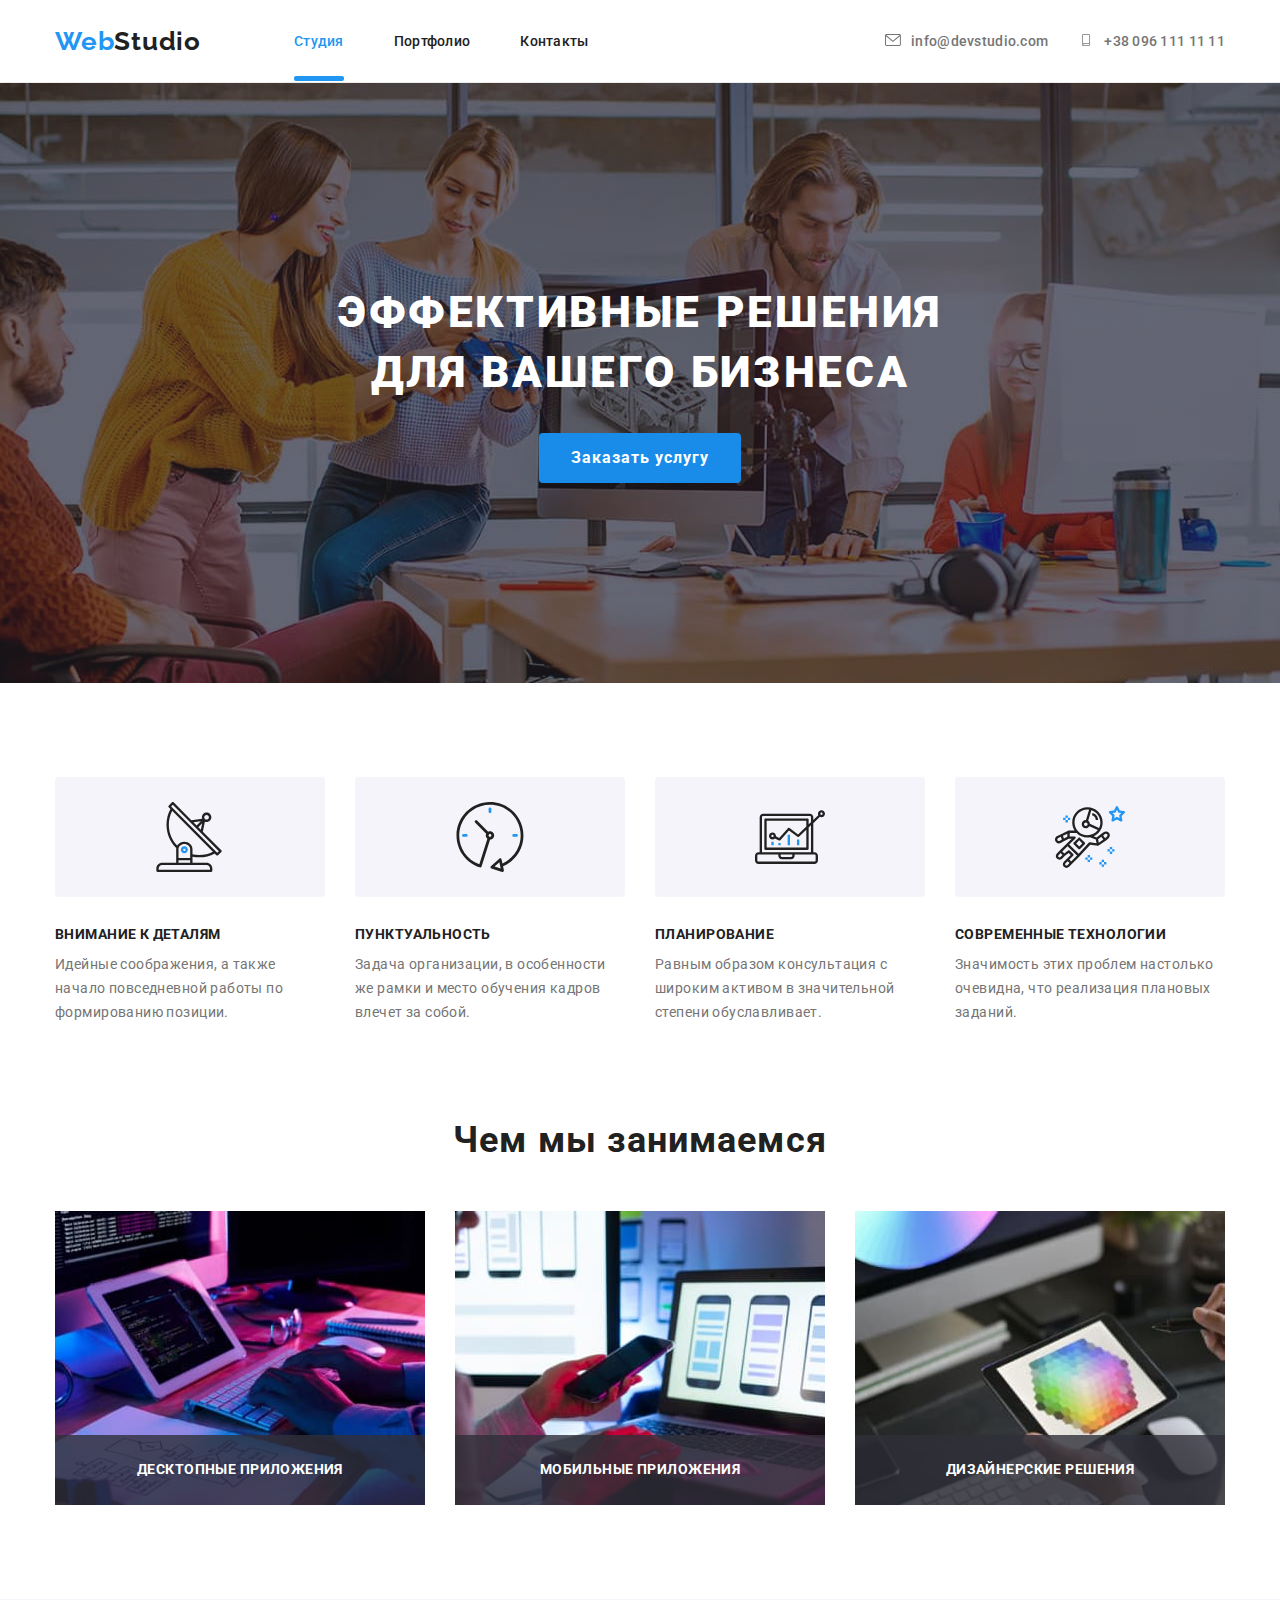
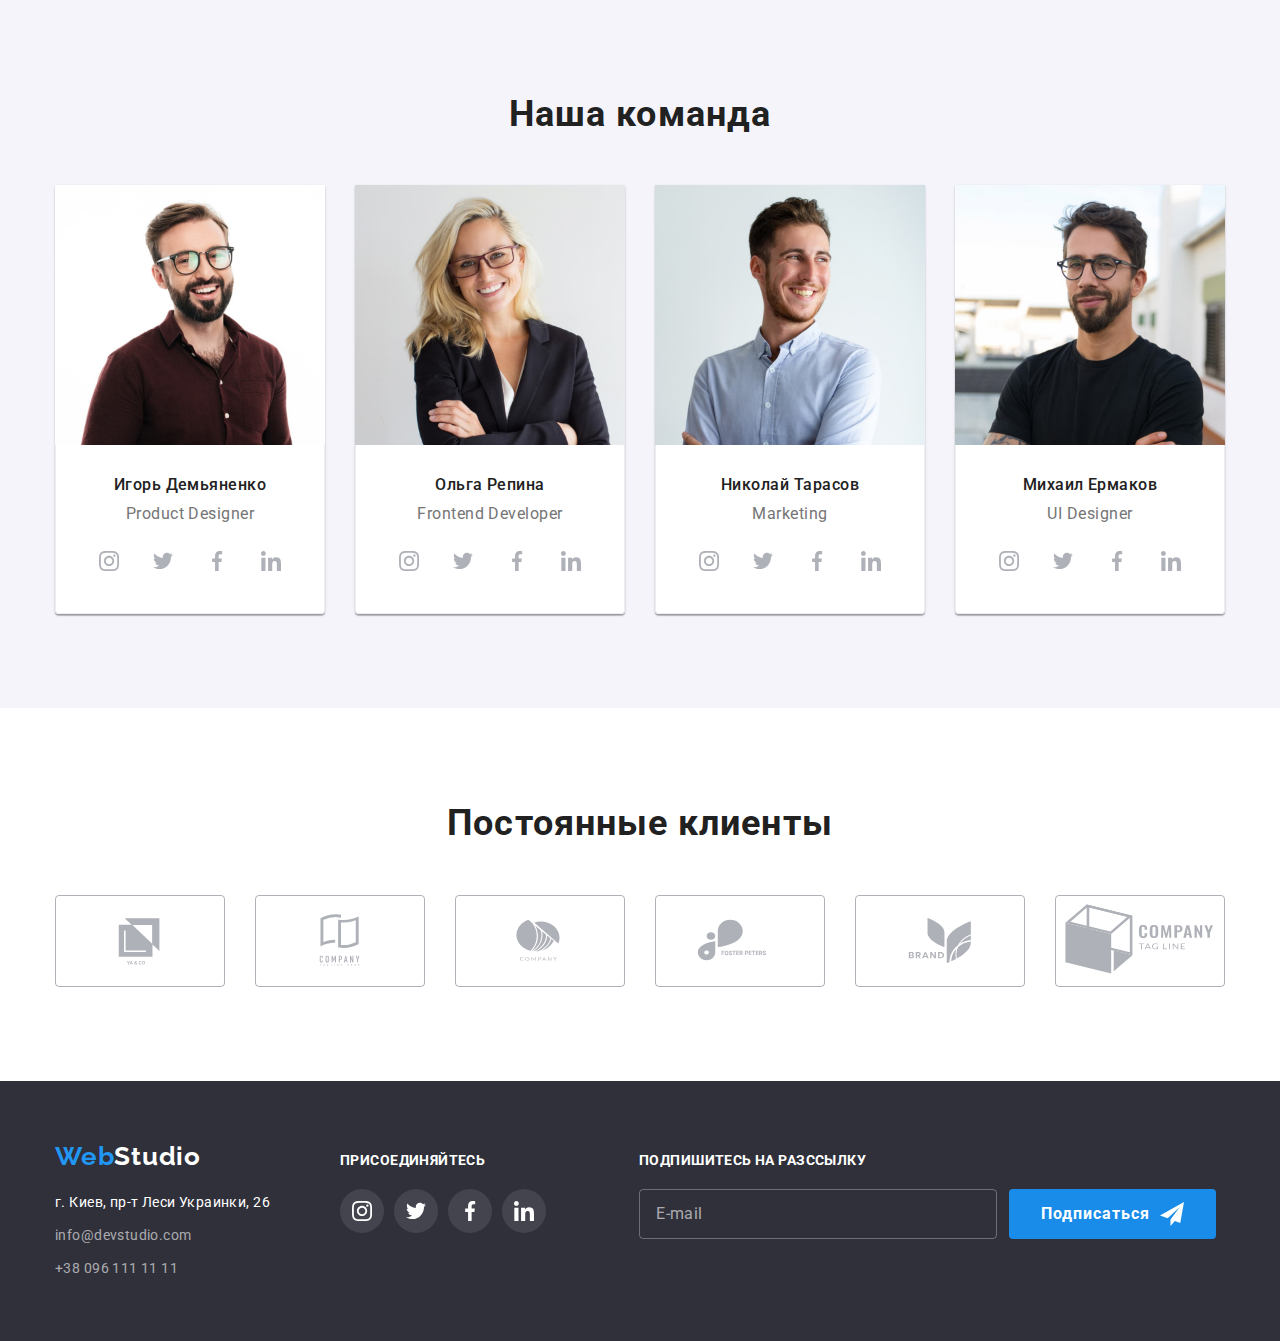
<file: index.html>
<!DOCTYPE html>
<html lang="en">
<head>
    <meta charset="UTF-8">
    <meta http-equiv="X-UA-Compatible" content="IE=edge">
    <meta name="viewport" content="width=device-width, initial-scale=1.0">
    <title>homework-07</title>
    <link href="https://fonts.googleapis.com/css2?family=Raleway:wght@700&family=Roboto:wght@400;500;700;900&display=swap" rel="stylesheet">
    <link rel="stylesheet" href="https://cdnjs.cloudflare.com/ajax/libs/modern-normalize/1.1.0/modern-normalize.min.css">
    <link rel="stylesheet" href="./css/main.min.css">

</head>
<body>
    <!-- шапка -->
    <header class="heder-line">
            <div class="container main-nav"> 
                <a href="./index.html" class="logo">Web<span class="logo-black logo-black--color-dark">Studio</span></a> 
                <nav>             
                    <ul class="menu-nav list">
                        <li class="menu-nav__menu-select"><a href="./index.html" class="menu-nav__menu-link current">Студия</a></li>
                        <li class="menu-nav__menu-select"><a href="./portfolio.html" class="menu-nav__menu-link">Портфолио</a></li>
                        <li class="menu-nav__menu-select"><a href="" class="menu-nav__menu-link">Контакты</a></li>
                    </ul>
                </nav>
                <ul class="section-contact list">
                    <li class="section-contact__contact-list">
                        <a class="section-contact__cont-link" href="mailto:info@devstudio.com">
                            <svg class="section-contact__cont-icon"><use href="./images/icon.svg#icon-envelope"></use></svg>info@devstudio.com</a>
                    </li>
                    <li class="section-contact__contact-list">
                        <a class="section-contact__cont-link" href="tel:+380961111111">
                            <svg class="section-contact__cont-icon tel"><use href="./images/icon.svg#icon-smartphone"></use></svg>+38 096 111 11 11</a>
                    </li>
                </ul>
            </div>
    </header>
    <!-- главный контент -->
    <main>
        
        <!-- герой -->
            <section class="hero overlay">
                <div class="container ">
                <h1 class="hero__title">эффективные решения для вашего бизнеса</h1>
                <button type="button" class="button hero__button " data-modal-open>Заказать услугу</button>
                </div>
            </section>
        <!-- особенности -->
        <section class="features">
            <div class="container ">
                <h2 class="visually-hidden">особенности</h2>
                <div class="features-svg">
                    <div class="features-svg__item">
                        <svg class="features-svg__icon"><use href="./images/icon.svg#icon-antenna"></use></svg>
                    </div>
                    <div class="features-svg__item">
                        <svg class="features-svg__icon"><use href="./images/icon.svg#icon-clock"></use></svg>
                    </div>
                    <div class="features-svg__item">
                        <svg class="features-svg__icon"><use href="./images/icon.svg#icon-diagram"></use></svg>
                    </div>
                    <div class="features-svg__item">
                        <svg class="features-svg__icon"><use href="./images/icon.svg#icon-astronaut"></use></svg>
                    </div>
                </div>
                <div>
                    <ul class="features-list list">                
                        <li class="features-list__list-item">
                            <h3 class="features-list__title">внимание к деталям</h3>
                            <p class="features-list__text">Идейные соображения, а также начало повседневной работы по формированию позиции.</p>
                        </li>
                        <li class="features-list__list-item">
                            <h3 class="features-list__title">пунктуальность</h3>
                            <p class="features-list__text">Задача организации, в особенности же рамки и место обучения кадров влечет за собой.</p>
                        </li>
                        <li class="features-list__list-item">
                            <h3 class="features-list__title">планирование</h3>
                            <p class="features-list__text">Равным образом консультация с широким активом в значительной степени обуславливает.</p>
                        </li>
                        <li class="features-list__list-item">
                            <h3 class="features-list__title">современные технологии</h3>
                            <p class="features-list__text">Значимость этих проблем настолько очевидна, что реализация плановых заданий.</p>
                        </li>
                    </ul> 
                </div>
            </div>    
        </section>
        <!-- виды деятельности -->
        <section class="work">
            <div class="container">
                <h2 class="work__title">Чем мы занимаемся</h2>
            <ul class="work-list list">
                <li class="work-list__example">
                    <a href=""><img src="./images/gadget/noteboock.jpg" alt="набор текста на клавиатуре" width="370"></a>
                    <div class="work-list__text">
                        <h3 class="work-list__comment">Десктопные приложения</h3>
                    </div>
                </li>
                <li class="work-list__example"><a href="">
                    <img src="././images/gadget/phone.jpg" alt="подключение телефона к ноутбуку" width="370"></a>
                    <div class="work-list__text">
                        <h3 class="work-list__comment">Мобильные приложения</h3>
                    </div>
                </li>
                <li class="work-list__example">
                    <a href=""><img src="./images/gadget/tablet.jpg" alt="работа с планшетом" width="370"></a>
                    <div class="work-list__text">
                        <h3 class="work-list__comment">Дизайнерские решения</h3>
                    </div>
                </li>
            </ul>
            </div>
        </section>
        <!-- наша команда -->
        <section class="team">
            <div class="container">
                <h2 class="team__title">Наша команда</h2>
            <ul class="team-list list">
                <li class="team-list__item-card">
                    <img src="./images/team/igor.jpg" alt="фото игорь" width="270" height="260" >
                    <div class="team-list__member">
                        <h3 class="team-list__card">Игорь Демьяненко</h3>
                        <p class="team-list__position" lang="en">Product Designer</p>
                        <ul class="social-team list">
                            <li class="social-team__link"><a class="social-team__social-item social" href="">
                                <svg class="social-team__icon">
                                    <use href="./images/icon.svg#icon-instagram"></use>
                                </svg>
                            </a></li>
                            <li class="social-team__link"><a class="social-team__social-item social" href="">
                                <svg class="social-team__icon">
                                    <use href="./images/icon.svg#icon-twitter"></use>
                                </svg>
                            </a></li>
                            <li class="social-team__link"><a class="social-team__social-item social" href="">
                                <svg class="social-team__icon">
                                    <use href="./images/icon.svg#icon-facebook"></use>
                                </svg>
                            </a></li>
                            <li class="social-team__link"><a class="social-team__social-item social" href="">
                                <svg class="social-team__icon">
                                    <use href="./images/icon.svg#icon-linkedin"></use>
                                </svg>
                            </a></li>
                        </ul>
                    </div>                   
                </li>
                <li class="team-list__item-card">
                    <img class="img-site" src="./images/team/olga.jpg" alt="фото ольга" width="270" height="260" >
                    <div class="team-list__member">
                        <h3 class="team-list__card">Ольга Репина</h3>
                        <p class="team-list__position" lang="en">Frontend Developer</p>
                        <ul class="social-team list">
                            <li class="social-team__link"><a class="social-team__social-item social" href="">
                                <svg class="social-team__icon">
                                    <use href="./images/icon.svg#icon-instagram"></use>
                                </svg>
                            </a></li>
                            <li class="social-team__link"><a class="social-team__social-item social" href="">
                                <svg class="social-team__icon">
                                    <use href="./images/icon.svg#icon-twitter"></use>
                                </svg>
                            </a></li>
                            <li class="social-team__link"><a class="social-team__social-item social" href="">
                                <svg class="social-team__icon">
                                    <use href="./images/icon.svg#icon-facebook"></use>
                                </svg>
                            </a></li>
                            <li class="social-team__link"><a class="social-team__social-item social" href="">
                                <svg class="social-team__icon">
                                    <use href="./images/icon.svg#icon-linkedin"></use>
                                </svg>
                            </a></li>
                        </ul>
                    </div>                   
                </li>
                <li class="team-list__item-card">
                    <img class="img-site" src="./images/team/nikolaj.jpg" alt="фото николай" width="270" height="260">
                    <div class="team-list__member">
                        <h3 class="team-list__card">Николай Тарасов</h3>
                        <p class="team-list__position" lang="en">Marketing</p>
                        <ul class="social-team list">
                            <li class="social-team__link"><a class="social-team__social-item social" href="">
                                <svg class="social-team__icon">
                                    <use href="./images/icon.svg#icon-instagram"></use>
                                </svg>
                            </a></li>
                            <li class="social-team__link"><a class="social-team__social-item social" href="">
                                <svg class="social-team__icon">
                                    <use href="./images/icon.svg#icon-twitter"></use>
                                </svg>
                            </a></li>
                            <li class="social-team__link"><a class="social-team__social-item social" href="">
                                <svg class="social-team__icon">
                                    <use href="./images/icon.svg#icon-facebook"></use>
                                </svg>
                            </a></li>
                            <li class="social-team__link"><a class="social-team__social-item social" href="">
                                <svg class="social-team__icon">
                                    <use href="./images/icon.svg#icon-linkedin"></use>
                                </svg>
                            </a></li>
                        </ul>
                    </div>
                </li>
                <li class="team-list__item-card">
                    <img class="img-site" src="./images/team/michail.jpg" alt="фото михаил" width="270" height="260">
                    <div class="team-list__member">
                        <h3 class="team-list__card">Михаил Ермаков</h3>
                        <p class="team-list__position" lang="en">UI Designer</p>
                        <ul class="social-team list">
                            <li class="social-team__link"><a class="social-team__social-item social" href="">
                                <svg class="social-team__icon">
                                    <use href="./images/icon.svg#icon-instagram"></use>
                                </svg>
                            </a></li>
                            <li class="social-team__link"><a class="social-team__social-item social" href="">
                                <svg class="social-team__icon">
                                    <use href="./images/icon.svg#icon-twitter"></use>
                                </svg>
                            </a></li>
                            <li class="social-team__link"><a class="social-team__social-item social" href="">
                                <svg class="social-team__icon">
                                    <use href="./images/icon.svg#icon-facebook"></use>
                                </svg>
                            </a></li>
                            <li class="social-team__link"><a class="social-team__social-item social" href="">
                                <svg class="social-team__icon">
                                    <use href="./images/icon.svg#icon-linkedin"></use>
                                </svg>
                            </a></li>
                        </ul>
                    </div>
                </li>
            </ul>
            </div>
        </section>
        <!-- постоянные клиенты -->
        <section class="clients">
            <div class="container">
                <h2 class="clients__title">Постоянные клиенты</h2>
                    <ul class="clients-list list">
                        <li class="clients-list__logo">
                            <a class="clients-list__logo-link" href="">                        
                                <svg class="clients-list__logo-icon">
                                    <use href="./images/icon.svg#icon-logo1"></use>
                                </svg>
                            </a>                    
                        </li>
                        <li class="clients-list__logo">
                            <a class="clients-list__logo-link" href="">
                                <svg class="clients-list__logo-icon">
                                    <use href="./images/icon.svg#icon-logo2"></use>
                                </svg>
                            </a>
                        </li>
                        <li class="clients-list__logo">
                            <a class="clients-list__logo-link" href="">
                                <svg class="clients-list__logo-icon">
                                    <use href="./images/icon.svg#icon-logo3"></use>
                                </svg>
                            </a>
                        </li>
                        <li class="clients-list__logo">
                            <a class="clients-list__logo-link" href="">
                                <svg class="clients-list__logo-icon">
                                    <use href="./images/icon.svg#icon-logo4"></use>
                                </svg>
                            </a>
                        </li>
                        <li class="clients-list__logo">
                            <a class="clients-list__logo-link" href="">
                                <svg class="clients-list__logo-icon">
                                    <use href="./images/icon.svg#icon-logo5"></use>
                                </svg>
                            </a>
                        </li>
                        <li class="clients-list__logo">
                            <a class="clients-list__logo-link" href="">
                                <svg class="logo-icon">
                                    <use href="./images/icon.svg#icon-logo6"></use>
                                </svg>
                            </a>
                        </li>
                    </ul>
            </div>

        </section>
    </main >
    <!-- подвал -->
    <footer class="footer-section">
        <div class="container footer">
            <div>
                <a href="./index.html" class="logo">Web<span class="logo-white logo-white--color-light">Studio</span></a>      
                <address class="footer__adres-section">   
                            <p> г. Киев, пр-т Леси Украинки, 26 </p>       
                            <a href="mailto:info@devstudio.com" class="footer__link">info@devstudio.com</a>
                            <a href="tel:+380961111111" class="footer__link ">+38 096 111 11 11</a>                                                     
                </address>
            </div>
        <!-- Присоединяйтесь -->
            <div class="social-subscribe">
                <h3 class="social-title-footer">присоединяйтесь</h3>
                <ul class="social-footer list">
                    <li class="social-footer__link"><a class="social-footer__item social" href="">
                        <svg class="social-footer__icon">
                            <use href="./images/icon.svg#icon-instagram"></use>
                        </svg>
                    </a></li>
                    <li class="social-footer__link"><a class="social-footer__item social" href="">
                        <svg class="social-footer__icon">
                            <use href="./images/icon.svg#icon-twitter"></use>
                        </svg>
                    </a></li>
                    <li class="social-footer__link"><a class="social-footer__item social" href="">
                        <svg class="social-footer__icon">
                            <use href="./images/icon.svg#icon-facebook"></use>
                        </svg>
                    </a></li>
                    <li class="social-footer__link"><a class="social-footer__item social" href="">
                        <svg class="social-footer__icon">
                            <use href="./images/icon.svg#icon-linkedin"></use>
                        </svg>
                    </a></li>
                </ul>
            </div>
            <!-- Подпишитесь на разссылку -->
            <div class="subscribe">
                <h3 class="subscribe__title">Подпишитесь на разссылку</h3>  
                <form class="subscribe-list">
                    <label for="mail">
                        <input type="email" id="mail" class="subscribe__input" placeholder="E-mail">
                    </label>
                    <button type="submit" class="button subscribe__btn">Подписаться
                        <svg class="subscribe__modal-icon" width="24"  height="24">
                            <use href="./images/icon.svg#icon-icon-send"></use>
                        </svg>
                    </button>
                </form>
            </div>
        </div>
    </footer>
    <!-- модальное окно -->
        <div class="backdrop is-hidden" data-modal>
            <div class="modal">
                <button type="button" class="btn-close" data-modal-close>
                    <svg class="btn-svg" width="18" height="18">
                        <use href="./images/icon.svg#icon-close-black-1"></use>
                    </svg>
                </button>
                <b class="modal__title">Оставьте свои данные, мы вам перезвоним</b>
                    <form action="#" class="modal-form">
                        <div class="modal-form-field">
                            <label  class="modal-form-field__text">Имя</label>
                            <div class="modal-form-field__input-icon">
                                <input class="modal-form-field__modal-input"  type="text" name="name"  required>
                            <svg class="modal-form-field__input-svg" width="18" height="18">
                                <use href="./images/icon.svg#icon-person-black"></use>
                            </svg>
                            </div>
                        </div>
                        <div class="modal-form-field">
                            <label  class="modal-form-field__text">Телефон</label>
                            <div class="modal-form-field__input-icon">
                                <input class="modal-form-field__modal-input"  type="tel" name="tel"  required>
                            <svg class="modal-form-field__input-svg" width="18" height="18">
                                <use href="./images/icon.svg#icon-phone-black"></use>
                            </svg>
                            </div>
                        </div>
                        <div class="modal-form-field">
                            <label class="modal-form-field__text">Почта</label>
                            <div class="modal-form-field__input-icon">
                                <input class="modal-form-field__modal-input"  type="email" name="mail">
                            <svg class="modal-form-field__input-svg" width="18" height="18">
                                <use href="./images/icon.svg#icon-email-black"></use>
                            </svg>
                            </div>
                        </div>
                        <div class="modal-form-comment">
                            <label for="modal-comment" class="modal-form-comment__comment-text">Коментарий</label>
                            <textarea name="modal-comment" id="modal-comment" class="modal-form-comment__comment-input" placeholder="Введите текст"></textarea>
                        </div>

<!-- checkbox -->
                                <div class="modal-form-comment">
                                    <input type="checkbox" name="checkbox" id="licence" class="modal-form-comment__input-check visually-hidden">
                                    <label for="licence" class="modal-form-comment__label-text">
                                        <span>
                                            <svg class="modal-form-comment__icon-chek"  width="16" height="15">
                                                <use href="./images/icon.svg#icon-chek"></use>
                                            </svg>
                                        </span>
                                        Соглашаюсь с рассылкой и принимаю 
                                        <a href="#" class="modal-form-comment__chek-link-text">Условия договора</a>
                                    </label>
                                </div>                           
                        <button type="submit" class="button modal-btn">Отправить</button>
                    </form>
            </div>
        </div>
        <script src="./js/modal.js"></script>
    </body>
</html>
</file>
<file: css/main.min.css>
h1,h2,h3,h4,h5,h6{margin-top:0;margin-bottom:0}ul,li,p{margin:0;padding:0}a{color:inherit;text-decoration:none}img{display:block;width:100%;height:auto}textarea{resize:none}html{box-sizing:border-box}*,*::before,*::after{box-sizing:inherit}body{background-color:var(--primeri-white-color);color:var(--text-color);font-family:Roboto, sans-serif}.list{margin:0;padding:0;list-style:none}.link{list-style:none}:root{--title-text-color: #212121;--text-color:#757575;--akcent-color: #2196F3;--akcen-color-button:#188CE8;--primeri-white-color:#FFFFFF;--primeri-color-logo:#AFB1B8;--cubic-bezier:cubic-bezier(0.4, 0, 0.2, 1);--card-set-gap:30px}.container{width:1200px;margin-left:auto;margin-right:auto;padding-left:15px;padding-right:15px}.visually-hidden{position:absolute;white-space:nowrap;width:1px;height:1px;overflow:hidden;border:0;padding:0;clip:rect(0, 0, 0, 0);clip-path:inset(50%);margin:-1px}.social{display:flex;align-items:center;justify-content:center;width:44px;height:44px;border-radius:50%}.logo{color:var(--akcent-color);font-family:Raleway,sans-serif;font-size:26px;line-height:1.19;font-weight:700;letter-spacing:.03em}.logo-black--color-dark{color:var(--title-text-color)}.logo-white--color-light{color:var(--primeri-white-color)}.heder-line{border-bottom:1px solid #ECECEC}.main-nav{display:flex;align-items:center}.menu-nav{display:flex;margin-left:93px}.menu-nav .menu-nav__menu-select:not(:last-child){margin-right:50px}.menu-nav .menu-nav__menu-link.current{color:var(--akcent-color)}.menu-nav__menu-link{position:relative;padding-top:32px;padding-bottom:32px;color:var(--title-text-color);font-size:14px;line-height:1.14;font-weight:500;letter-spacing:.02em;transition:color 250ms var(--cubic-bezier)}.menu-nav__menu-link.current::after{position:absolute;bottom:0;content:'';display:block;width:100%;height:5px;border-radius:2px;background-color:var(--akcent-color)}.menu-nav__menu-link:hover,.menu-nav__menu-link:focus{color:var(--akcent-color)}.section-contact{display:flex;align-items:center;margin-left:auto;padding-top:32px;padding-bottom:32px}.section-contact__contact-list+.section-contact__contact-list{margin-left:30px}.section-contact__cont-link{color:var(--primer-text-color);font-size:14px;line-height:1.14;font-weight:500;letter-spacing:.02em;align-items:center;transition:color 250ms linear}.section-contact__cont-link:hover,.section-contact__cont-link:focus{color:var(--akcent-color)}.section-contact__cont-icon{margin-right:10px;width:16px;height:12px;fill:currentColor}.section-contact__cont-icon-tel{margin-right:10px;width:10px;height:16px;fill:currentColor}.hero{display:flex;text-align:center;padding-top:200px;padding-bottom:200px}.hero__title{width:696px;margin-left:auto;margin-right:auto;margin-bottom:30px;color:var(--primeri-white-color);font-size:44px;line-height:1.36;font-weight:900;letter-spacing:.06em;text-transform:uppercase}.overlay{height:600px;background-size:1600px;background-image:linear-gradient(rgba(47,48,58,0.4), rgba(47,48,58,0.4)),url(../images/hero/hero.jpg);background-repeat:no-repeat;background-position:center}.hero__button{display:inline-block;min-width:200px;text-align:center}.hero__button:hover,.hero__button:focus{background-color:#0f5996}.features{padding-top:94px;padding-bottom:94px}.features-list{display:flex}.features-list__list-item+.features-list__list-item{margin-left:30px}.features-list__title{margin-left:auto;margin-right:auto;color:var(--title-text-color);text-transform:uppercase;font-size:14px;line-height:1.14;font-weight:700;letter-spacing:.03em;margin-bottom:10px}.features-list__text{font-size:14px;line-height:1.71;font-weight:400;letter-spacing:.03em}.features-list__list-item{width:270px}.features-svg{display:flex;width:1200px}.features-svg__item{display:flex;align-items:center;justify-content:center;margin-bottom:30px;width:270px;height:120px;border-radius:4px;background-color:#F5F4FA}.features-svg__item+.features-svg__item{margin-left:30px}.features-svg__icon{width:70px;height:70px}.work{padding-bottom:94px}.work__title{color:var(--title-text-color);text-align:center;font-size:36px;line-height:1.17;font-weight:700;letter-spacing:.03em;margin-bottom:50px}.work-list{display:flex}.work-list__example{position:relative}.work-list__comment{font-size:14px;line-height:1.14;font-weight:700;letter-spacing:.03em;text-align:center;text-transform:uppercase;color:#FFFFFF;padding:27px 82px}.work-list__text{position:absolute;bottom:0;background-color:rgba(47,48,58,0.8);width:370px}.work-list__example+.work-list__example{margin-left:30px}.team{display:flex;background-color:#F5F4FA;padding-bottom:94px;border-width:1600px}.team__title{color:var(--title-text-color);font-size:36px;line-height:1.17;font-weight:700;letter-spacing:.03em;padding-top:94px;padding-bottom:50px;text-align:center}.team-list{display:flex;text-align:center}.team-list__item-card{box-shadow:0px 1px 3px rgba(0,0,0,0.12),0px 1px 1px rgba(0,0,0,0.14),0px 2px 1px rgba(0,0,0,0.2);border-radius:0px 0px 4px 4px}.team-list__member{padding-top:30px;padding-bottom:30px;text-align:center;border-radius:0px 0px 4px 4px;background-color:#fff;border-bottom:1px solid #EEEEEE;border-left:1px solid #EEEEEE;border-right:1px solid #EEEEEE}.team-list__card{color:var(--title-text-color);font-size:16px;line-height:1.19;font-weight:500;letter-spacing:.03em}.team-list__position{padding-top:10px;font-size:16px;line-height:1.19;font-weight:400;letter-spacing:.03em}.team-list__item-card+.team-list__item-card{margin-left:30px}.clients{padding-top:94px;padding-bottom:94px}.clients__title{font-size:36px;line-height:1.17;font-weight:700;letter-spacing:.03em;margin-bottom:50px;text-align:center;color:#212121}.clients-list{display:flex;align-items:center;justify-content:center}.clients-list__logo-link{display:flex;align-items:center;justify-content:center;width:170px;height:92px;fill:var(--primeri-color-logo);border:1px solid var(--primeri-color-logo);border-radius:4px;transition:background-color 250ms var(--cubic-bezier),fill 250ms var(--cubic-bezier)}.clients-list__logo-link:hover,.clients-list__logo-link:focus{border:1px solid var(--akcent-color);fill:var(--akcent-color)}.clients-list__logo-icon{width:106px;height:60px;color:currentColor}.clients-list__logo+.clients-list__logo{margin-left:30px}.social-team{display:flex;justify-content:center;margin-top:16px}.social-team__link+.social-team__link{margin-left:10px}.social-team__social-item{color:#AFB1B8;transition:background-color 250ms var(--cubic-bezier),fill 250ms var(--cubic-bezier)}.social-team__social-item:focus,.social-team__social-item:hover{background-color:var(--akcent-color);color:var(--primeri-white-color)}.social-team__icon{width:20px;height:20px;fill:currentColor}.social-title-footer{font-size:14px;line-height:1.14;font-weight:700;letter-spacing:.03em;text-transform:uppercase;color:var(--primeri-white-color)}.social-footer{display:flex;justify-content:center;margin-top:20px}.social-footer__link+.social-footer__link{margin-left:10px}.social-footer__item{color:var(--primeri-white-color);background-color:#43444D;transition:background-color 250ms var(--cubic-bezier),fill 250ms var(--cubic-bezier)}.social-footer__item:hover,.social-footer__item:focus{background-color:var(--akcent-color)}.social-footer__icon{width:20px;height:20px;fill:currentColor}.social-subscribe{display:flex;flex-direction:column;margin-left:70px}.filtr-project{display:flex;flex-wrap:wrap}.filtr-content{padding-top:94px;padding-bottom:94px}.btn-filtr{display:flex;justify-content:center;margin-bottom:50px}.btn-filtr__item+.btn-filtr__item{margin-left:8px}.btn-filtr__button-filtr{background-color:#F5F4FA;color:var(--title-text-color);font-weight:500;font-size:16px;line-height:1.63;letter-spacing:0.03em;font-family:inherit;display:inline-block;border-radius:4px;border-style:none;padding:6px 22px;cursor:pointer;transition:background-color 250ms var(--cubic-bezier),color 250ms var(--cubic-bezier)}.btn-filtr__button-filtr:hover,.btn-filtr__button-filtr:focus{background-color:var(--akcent-color);color:#FFFFFF;box-shadow:0px 2px rgba(0,0,0,0.12),0px 1px rgba(0,0,0,0.08),0px 3px rgba(0,0,0,0.1)}.card-set{display:flex;flex-wrap:wrap;margin-left:calc(-1* var(--card-set-gap));margin-top:calc(-1* var(--card-set-gap))}.card-set__item{flex-basis:calc(100% / 3 -  var(--card-set-gap));margin-left:var(--card-set-gap);margin-top:var(--card-set-gap)}.card-set__card{display:block}.card-set__card:hover,.card-set__card:focus{box-shadow:1px 4px 6px 0px rgba(0,0,0,0.16),0px 4px 4px 0px rgba(0,0,0,0.06),0px 1px 1px 0px rgba(0,0,0,0.12)}.card-set__card:hover .card-thumb__card-comment,.card-set__card:focus .card-thumb__card-comment{transform:translateY(0)}.card-content__card-title{color:var(--title-text-color);font-size:18px;line-height:2;font-weight:700;letter-spacing:.06em}.card-content__card-text{color:var(--text-color);font-size:16px;line-height:1.88;font-weight:400;letter-spacing:.03em;margin-top:4px}.card-content{padding:20px 24px;border-left:1px solid #EEEEEE;border-right:1px solid #EEEEEE;border-bottom:1px solid #EEEEEE}.card-thumb{position:relative;overflow:hidden}.card-thumb__card-comment{position:absolute;top:0;left:0;font-weight:400;font-size:18px;line-height:1.6;letter-spacing:0.03em;color:var(--primeri-white-color);background-color:rgba(33,150,243,0.9);padding:63px 24px;transform:translateY(100%);transition:transform 500ms var(--cubic-bezier)}.backdrop{position:fixed;top:0;left:0;width:100%;height:100%;background-color:rgba(0,0,0,0.2);opacity:1;transition:opacity 250ms var(--cubic-bezier)}.backdrop.is-hidden{opacity:0;pointer-events:none}.backdrop.is-hidden .modal{transform:translate(-50%, -50%) scale(0.9)}.modal{position:absolute;top:50%;left:50%;width:528px;height:581px;background-color:#fff;border-radius:4px;padding:40px;transform:translate(-50%, -50%) scale(1);transition:transforn 250ms var(--cubic-bezier)}.btn-close{position:absolute;right:8px;top:8px;width:30px;height:30px;background-color:transparent;border:1px solid rgba(0,0,0,0.1);border-radius:50%;display:flex;justify-content:center;align-items:center;fill:var(--title-text-color);cursor:pointer}.btn-close:focus,.btn-close:hover{fill:var(--akcent-color)}.modal__title{display:block;font-size:20px;line-height:1.15;font-weight:700;letter-spacing:.03em;text-align:center;color:var(--title-text-color);margin-bottom:12px}.modal-form-field{margin-bottom:10px}.modal-form-comment{margin-bottom:17px}.modal-form-field__text{display:block;font-size:12px;line-height:1.17;font-weight:400;letter-spacing:.01em;color:var(--text-color);margin-bottom:4px}.modal-form-field__modal-input{width:100%;height:40px;border:1px solid rgba(33,33,33,0.2);border-radius:4px;padding:11px 42px;background-color:transparent;outline:none;transition:border-color 250ms var(--cubic-bezier)}.modal-form-comment__comment-text{font-size:12px;line-height:1.17;font-weight:400;letter-spacing:.01em;color:var(--text-color)}.modal-form-comment__comment-input{width:100%;height:120px;padding:12px 16px;border:1px solid rgba(33,33,33,0.2);border-radius:4px;outline:none}.modal-form-comment__comment-input:focus{border-color:var(--akcent-color)}.modal-form-comment__comment-input::placeholder{font-size:12px;line-height:1.17;font-weight:400;letter-spacing:.01em;color:rgba(117,117,117,0.5)}.modal-form-field__input-icon{position:relative}.modal-form-field__modal-input:focus{border-color:var(--akcent-color)}.modal-form-field__modal-input:focus+.modal-form-field__input-svg{fill:var(--akcent-color)}.modal-form-field__input-svg{position:absolute;top:50%;transform:translateY(-50%);left:12px;fill:#212121;transition:fill 250ms var(--cubic-bezier)}.modal-btn{display:block;min-width:200px;text-align:center;margin-left:auto;margin-right:auto}.modal-btn:hover,.modal-btn:focus{background-color:#0f5996}.modal-form-comment__label-text{font-size:14px;color:var(--text-color);display:flex;justify-content:space-evenly;margin-bottom:30px}.modal-form-comment__label-text span{width:16px;height:15px;border-radius:2px;border:2px solid var(--title-text-color);margin-right:7px;display:flex;align-items:center;justify-content:center}.modal-form-comment__icon-chek{fill:var(--primeri-white-color)}.modal-form-comment__input-check:checked+.modal-form-comment__label-text span{background-color:var(--akcen-color-button);border:none}.modal-form-comment__chek-link-text{text-decoration:underline;color:var(--akcen-color-button)}.subscribe{width:570px;height:86px;margin-left:93px}.subscribe-list{display:flex}.subscribe__title{font-size:14px;line-height:1.14;font-weight:700;letter-spacing:.03em;text-transform:uppercase;color:var(--primeri-white-color);margin-bottom:20px}.subscribe__input{width:358px;height:50px;border:1px solid rgba(255,255,255,0.3);background:transparent;border-radius:4px;font-size:16px;line-height:1.25;font-weight:400;letter-spacing:.03em;padding:15px 16px;color:var(--primeri-white-color)}.subscribe__input::placeholder{color:rgba(255,255,255,0.6)}.subscribe__btn{display:flex;justify-content:center;align-items:center;margin-left:12px}.subscribe__btn:hover,.subscribe__btn:focus{background-color:#0f5996}.subscribe__modal-icon{margin-left:10px;fill:var(--primeri-white-color)}.button{padding:10px 32px;border-radius:4px;border-style:none;background-color:var(--akcen-color-button);color:var(--primeri-white-color);font-weight:700;font-size:16px;line-height:1.88;letter-spacing:0.06em;transition:background-color 250ms var(--cubic-bezier);cursor:pointer}.footer{display:flex;align-items:baseline}.footer__adres-section{margin-top:20px;color:#FFFFFF;font-style:normal;font-size:14px;line-height:1.71;font-weight:400;letter-spacing:.03em}.footer-section{padding-top:60px;padding-bottom:60px;background-color:#2F303A}.footer__link{margin-top:9px;color:rgba(255,255,255,0.6);display:block;transition:color 250ms var(--cubic-bezier)}.footer__link:hover,.footer__link:focus{color:var(--akcent-color)}
/*# sourceMappingURL=main.min.css.map */
</file>
